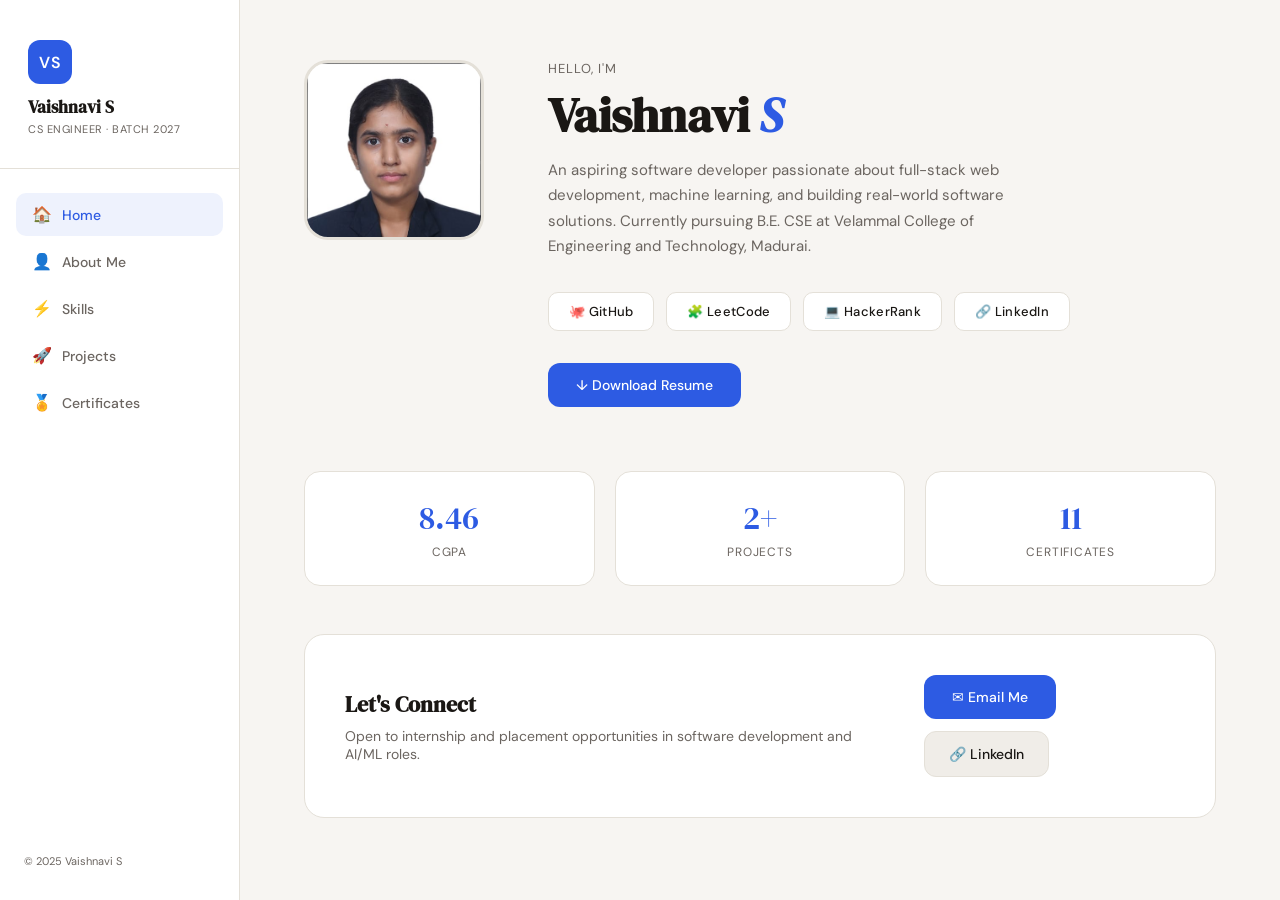
<file: index.html>
<!DOCTYPE html>
<html lang="en">
<head>
<meta charset="UTF-8">
<meta name="viewport" content="width=device-width, initial-scale=1.0">
<title>Vaishnavi S — Portfolio</title>
<link href="https://fonts.googleapis.com/css2?family=DM+Serif+Display:ital@0;1&family=DM+Sans:opsz,wght@9..40,300;9..40,400;9..40,500;9..40,600&display=swap" rel="stylesheet">
<link rel="stylesheet" href="css/style.css">
</head>
<body>

<button class="menu-toggle" onclick="toggleSidebar()" id="menuToggle">☰</button>
<div class="sidebar-overlay" id="sidebarOverlay" onclick="toggleSidebar()"></div>

<aside class="sidebar" id="sidebar">
  <div class="sidebar-brand">
    <div class="initials">VS</div>
    <h2>Vaishnavi S</h2>
    <p>CS Engineer · Batch 2027</p>
  </div>
  <nav>
    <a href="index.html" class="active"><span class="nav-icon">🏠</span> Home</a>
    <a href="about.html"><span class="nav-icon">👤</span> About Me</a>
    <a href="skills.html"><span class="nav-icon">⚡</span> Skills</a>
    <a href="projects.html"><span class="nav-icon">🚀</span> Projects</a>
    <a href="certificates.html"><span class="nav-icon">🏅</span> Certificates</a>
  </nav>
  <div class="sidebar-bottom"><p>© 2025 Vaishnavi S</p></div>
</aside>

<main class="main">
  <section class="section" id="section-home">
    <div class="home-hero">
      <div>
        <img src="profile.jpeg" alt="Vaishnavi S" class="home-photo" onerror="this.outerHTML='<div class=\'home-photo-placeholder\'>👩‍💻</div>'">
      </div>
      <div class="home-intro">
        <p class="home-greeting">Hello, I'm</p>
        <h1>Vaishnavi <em>S</em></h1>
        <p class="tagline">An aspiring software developer passionate about full-stack web development, machine learning, and building real-world software solutions. Currently pursuing B.E. CSE at Velammal College of Engineering and Technology, Madurai.</p>
        <div class="home-links">
          <a href="https://github.com/vaishnavi23cseb26" target="_blank">🐙 GitHub</a>
          <a href="https://leetcode.com/u/23cseb26vaishnavi/" target="_blank">🧩 LeetCode</a>
          <a href="https://www.hackerrank.com/profile/4170vaishnavi" target="_blank">💻 HackerRank</a>
          <a href="https://www.linkedin.com/in/vaishnavi-s-324324308/" target="_blank">🔗 LinkedIn</a>
        </div>
        <a href="Vaishnavi_Resume.docx" download class="btn-primary">↓ Download Resume</a>
      </div>
    </div>
    <div class="home-stats">
      <div class="stat-card"><span class="stat-num">8.46</span><span class="stat-label">CGPA</span></div>
      <div class="stat-card"><span class="stat-num">2+</span><span class="stat-label">Projects</span></div>
      <div class="stat-card"><span class="stat-num">11</span><span class="stat-label">Certificates</span></div>
    </div>
    <div class="contact-row">
      <div>
        <h3>Let's Connect</h3>
        <p>Open to internship and placement opportunities in software development and AI/ML roles.</p>
      </div>
      <div class="contact-actions">
        <a href="mailto:23cseb26vaishnavi@gmail.com" class="btn-primary">✉ Email Me</a>
        <a href="https://linkedin.com" target="_blank" class="btn-secondary">🔗 LinkedIn</a>
      </div>
    </div>
  </section>
</main>

<script src="js/sidebar.js"></script>
</body>
</html>
</file>
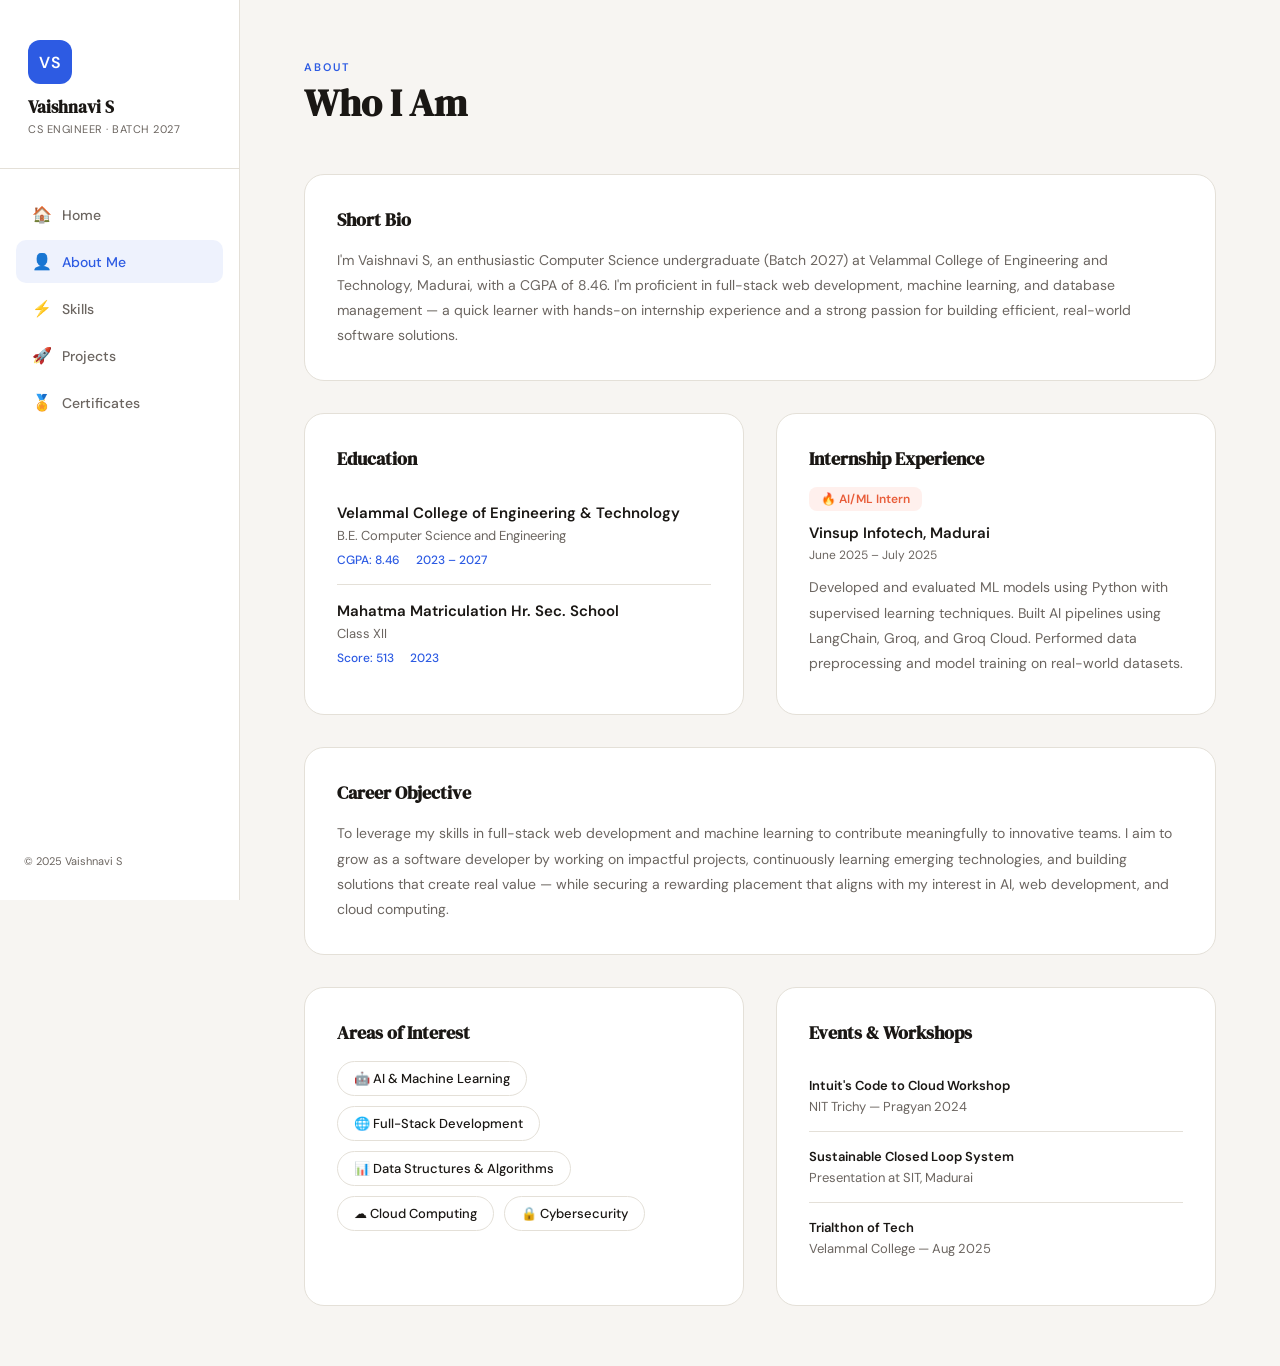
<file: about.html>
<!DOCTYPE html>
<html lang="en">
<head>
<meta charset="UTF-8">
<meta name="viewport" content="width=device-width, initial-scale=1.0">
<title>About Me — Vaishnavi S</title>
<link href="https://fonts.googleapis.com/css2?family=DM+Serif+Display:ital@0;1&family=DM+Sans:opsz,wght@9..40,300;9..40,400;9..40,500;9..40,600&display=swap" rel="stylesheet">
<link rel="stylesheet" href="css/style.css">
</head>
<body>

<button class="menu-toggle" onclick="toggleSidebar()" id="menuToggle">☰</button>
<div class="sidebar-overlay" id="sidebarOverlay" onclick="toggleSidebar()"></div>

<aside class="sidebar" id="sidebar">
  <div class="sidebar-brand">
    <div class="initials">VS</div>
    <h2>Vaishnavi S</h2>
    <p>CS Engineer · Batch 2027</p>
  </div>
  <nav>
    <a href="index.html"><span class="nav-icon">🏠</span> Home</a>
    <a href="about.html" class="active"><span class="nav-icon">👤</span> About Me</a>
    <a href="skills.html"><span class="nav-icon">⚡</span> Skills</a>
    <a href="projects.html"><span class="nav-icon">🚀</span> Projects</a>
    <a href="certificates.html"><span class="nav-icon">🏅</span> Certificates</a>
  </nav>
  <div class="sidebar-bottom"><p>© 2025 Vaishnavi S</p></div>
</aside>

<main class="main">
  <section class="section" id="section-about">
    <div class="section-header"><p class="label">About</p><h1>Who I Am</h1></div>
    <div class="about-grid">
      <div class="about-card full">
        <h3>Short Bio</h3>
        <p>I'm Vaishnavi S, an enthusiastic Computer Science undergraduate (Batch 2027) at Velammal College of Engineering and Technology, Madurai, with a CGPA of 8.46. I'm proficient in full-stack web development, machine learning, and database management — a quick learner with hands-on internship experience and a strong passion for building efficient, real-world software solutions.</p>
      </div>
      <div class="about-card">
        <h3>Education</h3>
        <div class="edu-item">
          <div class="edu-school">Velammal College of Engineering & Technology</div>
          <div class="edu-degree">B.E. Computer Science and Engineering</div>
          <div class="edu-meta"><span>CGPA: 8.46</span><span>2023 – 2027</span></div>
        </div>
        <div class="edu-item">
          <div class="edu-school">Mahatma Matriculation Hr. Sec. School</div>
          <div class="edu-degree">Class XII</div>
          <div class="edu-meta"><span>Score: 513</span><span>2023</span></div>
        </div>
      </div>
      <div class="about-card">
        <h3>Internship Experience</h3>
        <div class="internship-badge">🔥 AI/ML Intern</div>
        <div style="font-weight:600;font-size:15px;margin-bottom:4px;">Vinsup Infotech, Madurai</div>
        <div style="font-size:12px;color:var(--text-muted);margin-bottom:12px;">June 2025 – July 2025</div>
        <p>Developed and evaluated ML models using Python with supervised learning techniques. Built AI pipelines using LangChain, Groq, and Groq Cloud. Performed data preprocessing and model training on real-world datasets.</p>
      </div>
      <div class="about-card full">
        <h3>Career Objective</h3>
        <p>To leverage my skills in full-stack web development and machine learning to contribute meaningfully to innovative teams. I aim to grow as a software developer by working on impactful projects, continuously learning emerging technologies, and building solutions that create real value — while securing a rewarding placement that aligns with my interest in AI, web development, and cloud computing.</p>
      </div>
      <div class="about-card">
        <h3>Areas of Interest</h3>
        <div class="skills-tags" style="margin-top:8px;">
          <span class="skill-tag">🤖 AI & Machine Learning</span>
          <span class="skill-tag">🌐 Full-Stack Development</span>
          <span class="skill-tag">📊 Data Structures & Algorithms</span>
          <span class="skill-tag">☁ Cloud Computing</span>
          <span class="skill-tag">🔒 Cybersecurity</span>
        </div>
      </div>
      <div class="about-card">
        <h3>Events & Workshops</h3>
        <div class="edu-item">
          <div class="edu-school" style="font-size:13px;">Intuit's Code to Cloud Workshop</div>
          <div class="edu-degree">NIT Trichy — Pragyan 2024</div>
        </div>
        <div class="edu-item">
          <div class="edu-school" style="font-size:13px;">Sustainable Closed Loop System</div>
          <div class="edu-degree">Presentation at SIT, Madurai</div>
        </div>
        <div class="edu-item">
          <div class="edu-school" style="font-size:13px;">Trialthon of Tech</div>
          <div class="edu-degree">Velammal College — Aug 2025</div>
        </div>
      </div>
    </div>
  </section>
</main>

<script src="js/sidebar.js"></script>
</body>
</html>
</file>
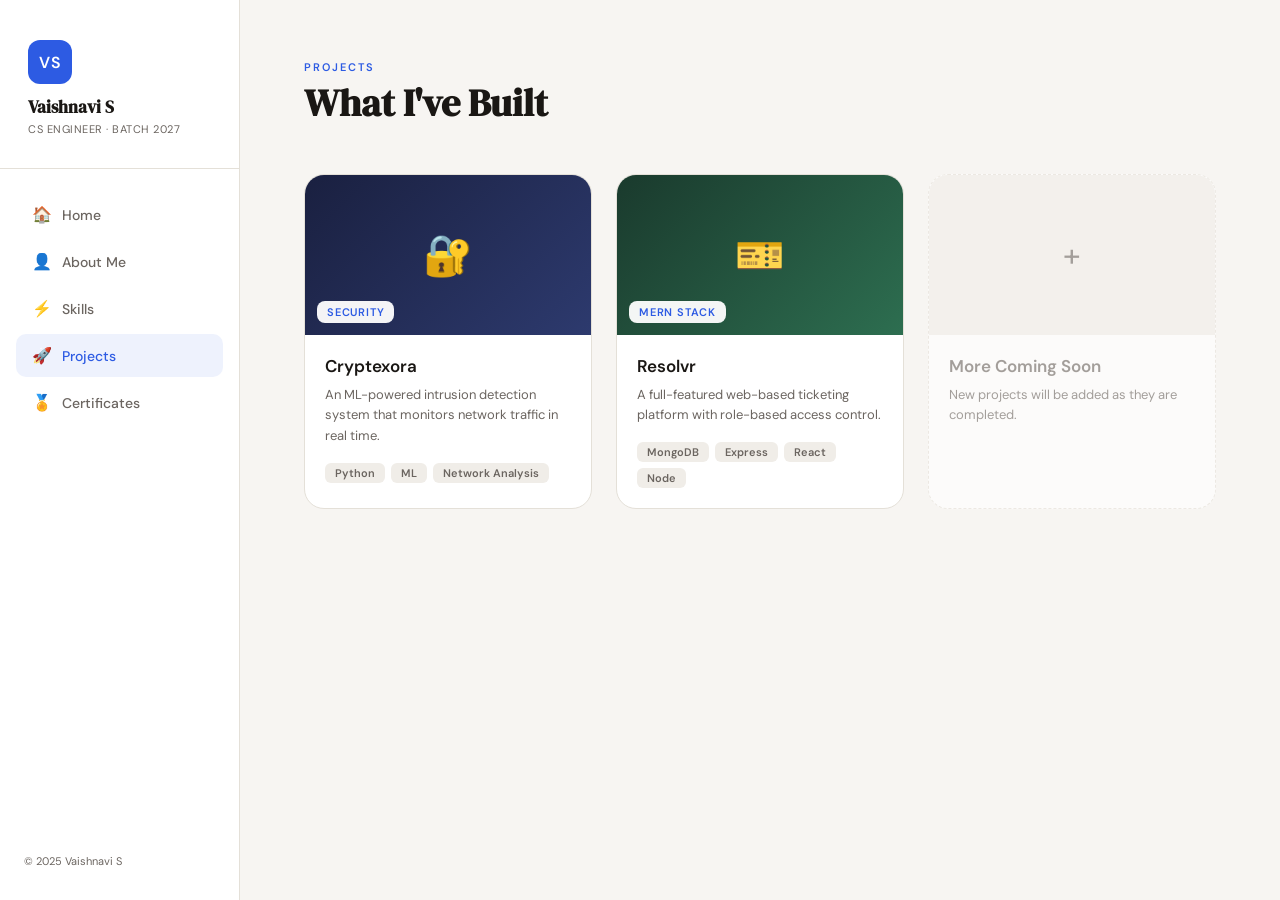
<file: projects.html>
<!DOCTYPE html>
<html lang="en">
<head>
<meta charset="UTF-8">
<meta name="viewport" content="width=device-width, initial-scale=1.0">
<title>Projects — Vaishnavi S</title>
<link href="https://fonts.googleapis.com/css2?family=DM+Serif+Display:ital@0;1&family=DM+Sans:opsz,wght@9..40,300;9..40,400;9..40,500;9..40,600&display=swap" rel="stylesheet">
<link rel="stylesheet" href="css/style.css">
</head>
<body>

<button class="menu-toggle" onclick="toggleSidebar()" id="menuToggle">☰</button>
<div class="sidebar-overlay" id="sidebarOverlay" onclick="toggleSidebar()"></div>

<aside class="sidebar" id="sidebar">
  <div class="sidebar-brand">
    <div class="initials">VS</div>
    <h2>Vaishnavi S</h2>
    <p>CS Engineer · Batch 2027</p>
  </div>
  <nav>
    <a href="index.html"><span class="nav-icon">🏠</span> Home</a>
    <a href="about.html"><span class="nav-icon">👤</span> About Me</a>
    <a href="skills.html"><span class="nav-icon">⚡</span> Skills</a>
    <a href="projects.html" class="active"><span class="nav-icon">🚀</span> Projects</a>
    <a href="certificates.html"><span class="nav-icon">🏅</span> Certificates</a>
  </nav>
  <div class="sidebar-bottom"><p>© 2025 Vaishnavi S</p></div>
</aside>

<main class="main">
  <section class="section" id="section-projects">
    <div class="section-header"><p class="label">Projects</p><h1>What I've Built</h1></div>
    <div class="projects-grid">
      <div class="project-card" onclick="openProjectModal('cryptexora')">
        <div class="project-thumb" style="background:linear-gradient(135deg,#1a2040,#2d3a6e);">
          <span>🔐</span>
          <span class="project-thumb-label">Security</span>
        </div>
        <div class="project-body">
          <h3>Cryptexora</h3>
          <p>An ML-powered intrusion detection system that monitors network traffic in real time.</p>
          <div class="project-tech">
            <span class="tech-chip">Python</span><span class="tech-chip">ML</span><span class="tech-chip">Network Analysis</span>
          </div>
        </div>
      </div>
      <div class="project-card" onclick="openProjectModal('resolvr')">
        <div class="project-thumb" style="background:linear-gradient(135deg,#1a3a2d,#2d6e50);">
          <span>🎫</span>
          <span class="project-thumb-label">MERN Stack</span>
        </div>
        <div class="project-body">
          <h3>Resolvr</h3>
          <p>A full-featured web-based ticketing platform with role-based access control.</p>
          <div class="project-tech">
            <span class="tech-chip">MongoDB</span><span class="tech-chip">Express</span><span class="tech-chip">React</span><span class="tech-chip">Node</span>
          </div>
        </div>
      </div>
      <div class="project-card placeholder">
        <div class="project-thumb" style="background:var(--surface2);">
          <span style="font-size:32px;color:var(--text-muted)">+</span>
        </div>
        <div class="project-body">
          <h3 style="color:var(--text-muted)">More Coming Soon</h3>
          <p>New projects will be added as they are completed.</p>
        </div>
      </div>
    </div>
  </section>
</main>

<!-- PROJECT MODAL -->
<div class="modal-overlay" id="projectModal">
  <div class="modal">
    <div class="modal-header">
      <h2 id="pm-title"></h2>
      <button class="modal-close" onclick="closeModal('projectModal')">✕</button>
    </div>
    <div class="modal-body">
      <p class="modal-section-label">Domain</p><p id="pm-domain"></p>
      <p class="modal-section-label">Description</p><p id="pm-desc"></p>
      <p class="modal-section-label">Technologies Used</p><p id="pm-tech"></p>
      <p class="modal-section-label">Purpose</p><p id="pm-purpose"></p>
      <div class="modal-links" id="pm-links"></div>
    </div>
  </div>
</div>

<script src="js/sidebar.js"></script>
<script src="js/projects.js"></script>
</body>
</html>
</file>
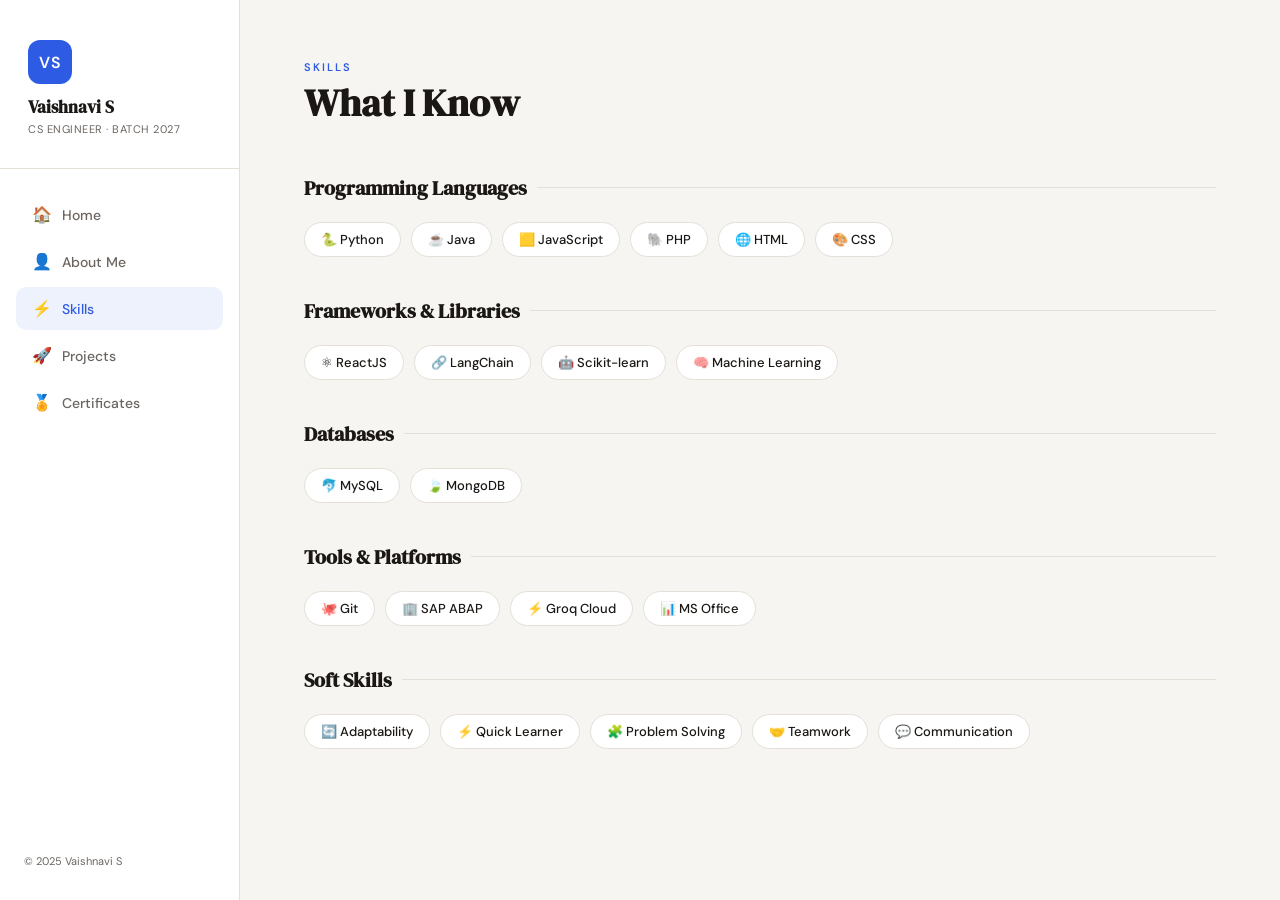
<file: skills.html>
<!DOCTYPE html>
<html lang="en">
<head>
<meta charset="UTF-8">
<meta name="viewport" content="width=device-width, initial-scale=1.0">
<title>Skills — Vaishnavi S</title>
<link href="https://fonts.googleapis.com/css2?family=DM+Serif+Display:ital@0;1&family=DM+Sans:opsz,wght@9..40,300;9..40,400;9..40,500;9..40,600&display=swap" rel="stylesheet">
<link rel="stylesheet" href="css/style.css">
</head>
<body>

<button class="menu-toggle" onclick="toggleSidebar()" id="menuToggle">☰</button>
<div class="sidebar-overlay" id="sidebarOverlay" onclick="toggleSidebar()"></div>

<aside class="sidebar" id="sidebar">
  <div class="sidebar-brand">
    <div class="initials">VS</div>
    <h2>Vaishnavi S</h2>
    <p>CS Engineer · Batch 2027</p>
  </div>
  <nav>
    <a href="index.html"><span class="nav-icon">🏠</span> Home</a>
    <a href="about.html"><span class="nav-icon">👤</span> About Me</a>
    <a href="skills.html" class="active"><span class="nav-icon">⚡</span> Skills</a>
    <a href="projects.html"><span class="nav-icon">🚀</span> Projects</a>
    <a href="certificates.html"><span class="nav-icon">🏅</span> Certificates</a>
  </nav>
  <div class="sidebar-bottom"><p>© 2025 Vaishnavi S</p></div>
</aside>

<main class="main">
  <section class="section" id="section-skills">
    <div class="section-header"><p class="label">Skills</p><h1>What I Know</h1></div>
    <div class="skills-group">
      <h3>Programming Languages</h3>
      <div class="skills-tags">
        <span class="skill-tag">🐍 Python</span><span class="skill-tag">☕ Java</span>
        <span class="skill-tag">🟨 JavaScript</span><span class="skill-tag">🐘 PHP</span>
        <span class="skill-tag">🌐 HTML</span><span class="skill-tag">🎨 CSS</span>
      </div>
    </div>
    <div class="skills-group">
      <h3>Frameworks & Libraries</h3>
      <div class="skills-tags">
        <span class="skill-tag">⚛ ReactJS</span><span class="skill-tag">🔗 LangChain</span>
        <span class="skill-tag">🤖 Scikit-learn</span><span class="skill-tag">🧠 Machine Learning</span>
      </div>
    </div>
    <div class="skills-group">
      <h3>Databases</h3>
      <div class="skills-tags">
        <span class="skill-tag">🐬 MySQL</span><span class="skill-tag">🍃 MongoDB</span>
      </div>
    </div>
    <div class="skills-group">
      <h3>Tools & Platforms</h3>
      <div class="skills-tags">
        <span class="skill-tag">🐙 Git</span><span class="skill-tag">🏢 SAP ABAP</span>
        <span class="skill-tag">⚡ Groq Cloud</span><span class="skill-tag">📊 MS Office</span>
      </div>
    </div>
    <div class="skills-group">
      <h3>Soft Skills</h3>
      <div class="skills-tags">
        <span class="skill-tag">🔄 Adaptability</span><span class="skill-tag">⚡ Quick Learner</span>
        <span class="skill-tag">🧩 Problem Solving</span><span class="skill-tag">🤝 Teamwork</span>
        <span class="skill-tag">💬 Communication</span>
      </div>
    </div>
  </section>
</main>

<script src="js/sidebar.js"></script>
</body>
</html>
</file>
<file: css/style.css>
:root {
    --bg: #F7F5F2;
    --surface: #FFFFFF;
    --surface2: #F0EDE8;
    --border: #E4E0D8;
    --text: #1A1714;
    --text-muted: #6B6560;
    --accent: #2D5BE3;
    --accent-soft: #EEF2FD;
    --accent2: #E85D3A;
    --sidebar-w: 240px;
    --shadow: 0 2px 12px rgba(0,0,0,0.08);
    --shadow-hover: 0 8px 32px rgba(0,0,0,0.13);
  }
  * { margin: 0; padding: 0; box-sizing: border-box; }
  body { font-family: 'DM Sans', sans-serif; background: var(--bg); color: var(--text); display: flex; min-height: 100vh; }

  /* SIDEBAR */
  .sidebar {
    width: var(--sidebar-w); background: var(--surface);
    border-right: 1px solid var(--border);
    position: fixed; top: 0; left: 0; bottom: 0;
    display: flex; flex-direction: column;
    padding: 40px 0 32px; z-index: 100;
    transition: transform 0.3s ease;
  }
  .sidebar-brand { padding: 0 28px 32px; border-bottom: 1px solid var(--border); }
  .sidebar-brand .initials {
    width: 44px; height: 44px; background: var(--accent); border-radius: 12px;
    display: flex; align-items: center; justify-content: center;
    color: #fff; font-size: 16px; font-weight: 600; letter-spacing: 1px; margin-bottom: 12px;
  }
  .sidebar-brand h2 { font-family: 'DM Serif Display', serif; font-size: 17px; color: var(--text); line-height: 1.3; }
  .sidebar-brand p { font-size: 11px; color: var(--text-muted); margin-top: 4px; letter-spacing: 0.5px; text-transform: uppercase; }
  nav { margin-top: 24px; flex: 1; padding: 0 16px; display: flex; flex-direction: column; gap: 4px; }
  nav a {
    display: flex; align-items: center; gap: 10px; padding: 11px 16px;
    border-radius: 10px; text-decoration: none; color: var(--text-muted);
    font-size: 14px; font-weight: 500; transition: all 0.2s; cursor: pointer;
  }
  nav a .nav-icon { font-size: 16px; }
  nav a:hover { background: var(--surface2); color: var(--text); }
  nav a.active { background: var(--accent-soft); color: var(--accent); }
  .sidebar-bottom { padding: 0 24px; font-size: 11px; color: var(--text-muted); }

  /* MAIN */
  .main { margin-left: var(--sidebar-w); flex: 1; min-height: 100vh; overflow-y: auto; }
  .section { display: block; padding: 60px 64px; max-width: 1100px; animation: fadeUp 0.4s ease; }
  @keyframes fadeUp { from { opacity:0; transform:translateY(16px); } to { opacity:1; transform:translateY(0); } }

  .section-header { margin-bottom: 48px; }
  .section-header .label { font-size: 11px; text-transform: uppercase; letter-spacing: 2px; color: var(--accent); font-weight: 600; margin-bottom: 8px; }
  .section-header h1 { font-family: 'DM Serif Display', serif; font-size: 38px; color: var(--text); line-height: 1.15; }

  /* HOME */
  .home-hero { display: flex; align-items: flex-start; gap: 64px; margin-bottom: 64px; }
  .home-photo { width: 180px; height: 180px; border-radius: 24px; object-fit: cover; object-position: center top; border: 3px solid var(--border); display: block; }
  .home-photo-placeholder { width:180px; height:180px; border-radius:24px; background: linear-gradient(135deg,#e8e4dd,#d8d4cc); display:flex; align-items:center; justify-content:center; font-size:56px; border:3px solid var(--border); }
  .home-intro { flex: 1; }
  .home-greeting { font-size: 13px; color: var(--text-muted); letter-spacing: 1px; text-transform: uppercase; margin-bottom: 12px; }
  .home-intro h1 { font-family: 'DM Serif Display', serif; font-size: 48px; line-height: 1.1; color: var(--text); margin-bottom: 16px; }
  .home-intro h1 em { font-style: italic; color: var(--accent); }
  .home-intro .tagline { font-size: 15px; color: var(--text-muted); line-height: 1.7; max-width: 480px; margin-bottom: 32px; }
  .home-links { display: flex; gap: 12px; flex-wrap: wrap; margin-bottom: 32px; }
  .home-links a {
    display: inline-flex; align-items: center; gap: 8px; padding: 10px 20px;
    border-radius: 10px; background: var(--surface); border: 1.5px solid var(--border);
    color: var(--text); text-decoration: none; font-size: 13px; font-weight: 500;
    transition: all 0.2s; letter-spacing: 0.3px;
  }
  .home-links a:hover { border-color: var(--accent); color: var(--accent); background: var(--accent-soft); transform: translateY(-2px); box-shadow: var(--shadow); }
  .btn-primary {
    display: inline-flex; align-items: center; gap: 8px; padding: 13px 28px;
    border-radius: 12px; background: var(--accent); color: #fff; font-size: 14px;
    font-weight: 500; text-decoration: none; transition: all 0.2s; border: none; cursor: pointer; font-family: inherit;
  }
  .btn-primary:hover { background: #2450C9; transform: translateY(-2px); box-shadow: 0 6px 20px rgba(45,91,227,0.3); }
  .btn-secondary {
    display: inline-flex; align-items: center; gap: 8px; padding: 13px 24px;
    border-radius: 12px; background: var(--surface2); color: var(--text); font-size: 14px;
    font-weight: 500; text-decoration: none; transition: all 0.2s; border: 1.5px solid var(--border); cursor: pointer; font-family: inherit;
  }
  .btn-secondary:hover { border-color: var(--accent); color: var(--accent); }

  .home-stats { display: grid; grid-template-columns: repeat(3, 1fr); gap: 20px; margin-top: 48px; }
  .stat-card { background: var(--surface); border: 1px solid var(--border); border-radius: 16px; padding: 24px; text-align: center; }
  .stat-card .stat-num { font-family: 'DM Serif Display', serif; font-size: 32px; color: var(--accent); display: block; }
  .stat-card .stat-label { font-size: 12px; color: var(--text-muted); margin-top: 6px; text-transform: uppercase; letter-spacing: 0.8px; }

  /* ABOUT */
  .about-grid { display: grid; grid-template-columns: 1fr 1fr; gap: 32px; }
  .about-card { background: var(--surface); border: 1px solid var(--border); border-radius: 20px; padding: 32px; }
  .about-card.full { grid-column: span 2; }
  .about-card h3 { font-family: 'DM Serif Display', serif; font-size: 18px; margin-bottom: 16px; color: var(--text); }
  .about-card p { font-size: 14px; line-height: 1.8; color: var(--text-muted); }
  .edu-item { padding: 16px 0; border-bottom: 1px solid var(--border); }
  .edu-item:last-child { border-bottom: none; }
  .edu-item .edu-school { font-weight: 600; font-size: 15px; margin-bottom: 4px; }
  .edu-item .edu-degree { font-size: 13px; color: var(--text-muted); }
  .edu-item .edu-meta { display: flex; gap: 16px; margin-top: 8px; font-size: 12px; color: var(--accent); font-weight: 500; }
  .internship-badge { display: inline-flex; align-items: center; gap: 6px; background: #FFF0ED; color: var(--accent2); border-radius: 8px; padding: 4px 12px; font-size: 12px; font-weight: 600; margin-bottom: 12px; }

  /* SKILLS */
  .skills-group { margin-bottom: 40px; }
  .skills-group h3 { font-family: 'DM Serif Display', serif; font-size: 20px; margin-bottom: 20px; color: var(--text); display: flex; align-items: center; gap: 10px; }
  .skills-group h3::after { content: ''; flex: 1; height: 1px; background: var(--border); }
  .skills-tags { display: flex; flex-wrap: wrap; gap: 10px; }
  .skill-tag { display: inline-flex; align-items: center; gap: 6px; padding: 8px 16px; background: var(--surface); border: 1.5px solid var(--border); border-radius: 100px; font-size: 13px; font-weight: 500; color: var(--text); transition: all 0.2s; cursor: default; }
  .skill-tag:hover { border-color: var(--accent); color: var(--accent); background: var(--accent-soft); transform: translateY(-2px); }

  /* PROJECTS */
  .projects-grid { display: grid; grid-template-columns: repeat(3, 1fr); gap: 24px; }
  .project-card { background: var(--surface); border: 1px solid var(--border); border-radius: 20px; overflow: hidden; cursor: pointer; transition: all 0.25s; }
  .project-card:hover { transform: translateY(-6px); box-shadow: var(--shadow-hover); border-color: var(--accent); }
  .project-card.placeholder { border-style: dashed; cursor: default; opacity: 0.6; }
  .project-card.placeholder:hover { transform: none; box-shadow: none; border-color: var(--border); }
  .project-thumb { width: 100%; height: 160px; display: flex; align-items: center; justify-content: center; font-size: 40px; position: relative; }
  .project-thumb-label { position: absolute; bottom: 12px; left: 12px; background: rgba(255,255,255,0.95); border-radius: 8px; padding: 4px 10px; font-size: 11px; font-weight: 600; color: var(--accent); text-transform: uppercase; letter-spacing: 0.8px; }
  .project-body { padding: 20px; }
  .project-body h3 { font-size: 17px; font-weight: 600; margin-bottom: 8px; }
  .project-body p { font-size: 13px; color: var(--text-muted); line-height: 1.6; margin-bottom: 16px; }
  .project-tech { display: flex; flex-wrap: wrap; gap: 6px; }
  .tech-chip { padding: 3px 10px; background: var(--surface2); border-radius: 6px; font-size: 11px; font-weight: 600; color: var(--text-muted); }

  /* CERTIFICATES */
  .certs-grid { display: grid; grid-template-columns: repeat(3, 1fr); gap: 20px; }
  .cert-card {
    background: var(--surface); border: 1px solid var(--border); border-radius: 16px;
    padding: 24px; cursor: pointer; transition: all 0.25s; position: relative; overflow: hidden;
  }
  .cert-card::before { content: ''; position: absolute; top: 0; left: 0; right: 0; height: 3px; background: var(--accent); transform: scaleX(0); transition: transform 0.3s ease; transform-origin: left; }
  .cert-card:hover::before { transform: scaleX(1); }
  .cert-card:hover { transform: translateY(-4px); box-shadow: var(--shadow-hover); border-color: rgba(45,91,227,0.3); }
  .cert-icon { width: 44px; height: 44px; border-radius: 12px; display: flex; align-items: center; justify-content: center; font-size: 22px; margin-bottom: 16px; }
  .cert-card h4 { font-size: 14px; font-weight: 600; line-height: 1.4; margin-bottom: 8px; }
  .cert-meta { display: flex; flex-direction: column; gap: 4px; }
  .cert-domain { font-size: 11px; font-weight: 600; color: var(--accent); text-transform: uppercase; letter-spacing: 0.8px; }
  .cert-date { font-size: 12px; color: var(--text-muted); }
  .cert-issuer { font-size: 12px; color: var(--text-muted); margin-bottom: 12px; }
  .bg-blue { background: #EEF2FD; } .bg-green { background: #EDFAF3; }
  .bg-orange { background: #FFF5EE; } .bg-purple { background: #F5EEFF; }
  .bg-red { background: #FFF0ED; } .bg-teal { background: #E8FAF8; }

  /* CONTACT */
  .contact-row { background: var(--surface); border: 1px solid var(--border); border-radius: 20px; padding: 40px; display: flex; align-items: center; justify-content: space-between; gap: 32px; margin-top: 48px; }
  .contact-row h3 { font-family: 'DM Serif Display', serif; font-size: 22px; margin-bottom: 8px; }
  .contact-row p { font-size: 14px; color: var(--text-muted); }
  .contact-actions { display: flex; gap: 12px; flex-wrap: wrap; }

  /* MODAL */
  .modal-overlay { display: none; position: fixed; inset: 0; background: rgba(0,0,0,0.45); backdrop-filter: blur(6px); z-index: 1000; align-items: center; justify-content: center; padding: 24px; }
  .modal-overlay.open { display: flex; }
  .modal { background: var(--surface); border-radius: 24px; width: 100%; max-width: 680px; max-height: 90vh; overflow-y: auto; box-shadow: 0 24px 80px rgba(0,0,0,0.2); animation: fadeUp 0.3s ease; }
  .modal-header { padding: 32px 32px 0; display: flex; align-items: flex-start; justify-content: space-between; }
  .modal-header h2 { font-family: 'DM Serif Display', serif; font-size: 26px; }
  .modal-close { width: 36px; height: 36px; border-radius: 10px; border: 1.5px solid var(--border); background: none; cursor: pointer; font-size: 18px; color: var(--text-muted); display: flex; align-items: center; justify-content: center; transition: all 0.2s; flex-shrink: 0; margin-left: 16px; }
  .modal-close:hover { background: var(--surface2); color: var(--text); }
  .modal-body { padding: 24px 32px 32px; }
  .modal-section-label { font-size: 11px; text-transform: uppercase; letter-spacing: 1.5px; color: var(--accent); font-weight: 600; margin: 20px 0 8px; }
  .modal-body p { font-size: 14px; line-height: 1.8; color: var(--text-muted); }
  .modal-links { display: flex; gap: 12px; margin-top: 24px; flex-wrap: wrap; }
  .modal-link { display: inline-flex; align-items: center; gap: 8px; padding: 10px 20px; border-radius: 10px; text-decoration: none; font-size: 13px; font-weight: 600; transition: all 0.2s; }
  .modal-link.primary { background: var(--accent); color: #fff; }
  .modal-link.primary:hover { background: #2450C9; }
  .modal-link.secondary { background: var(--surface2); color: var(--text); border: 1.5px solid var(--border); }
  .modal-link.secondary:hover { border-color: var(--accent); color: var(--accent); }

  /* Certificate image viewer */
  .cert-img-viewer { width: 100%; margin-top: 20px; }
  .cert-img-viewer img { width: 100%; border-radius: 12px; border: 1px solid var(--border); display: block; }

  /* Mobile */
  .menu-toggle { display: none; position: fixed; top: 16px; left: 16px; z-index: 200; width: 40px; height: 40px; background: var(--surface); border: 1.5px solid var(--border); border-radius: 10px; cursor: pointer; align-items: center; justify-content: center; font-size: 18px; box-shadow: var(--shadow); }
  .sidebar-overlay { display: none; position: fixed; inset: 0; background: rgba(0,0,0,0.3); z-index: 99; }
  .sidebar-overlay.open { display: block; }

  @media (max-width: 900px) {
    .sidebar { transform: translateX(-100%); }
    .sidebar.open { transform: translateX(0); }
    .main { margin-left: 0; }
    .menu-toggle { display: flex; }
    .section { padding: 60px 24px 40px; }
    .home-hero { flex-direction: column; gap: 32px; }
    .projects-grid, .certs-grid { grid-template-columns: 1fr 1fr; }
    .about-grid { grid-template-columns: 1fr; }
    .about-card.full { grid-column: span 1; }
    .contact-row { flex-direction: column; text-align: center; }
    .contact-actions { justify-content: center; }
  }
  @media (max-width: 560px) {
    .projects-grid, .certs-grid { grid-template-columns: 1fr; }
    .home-stats { grid-template-columns: 1fr 1fr; }
    .section-header h1 { font-size: 28px; }
    .home-intro h1 { font-size: 34px; }
  }
</file>
